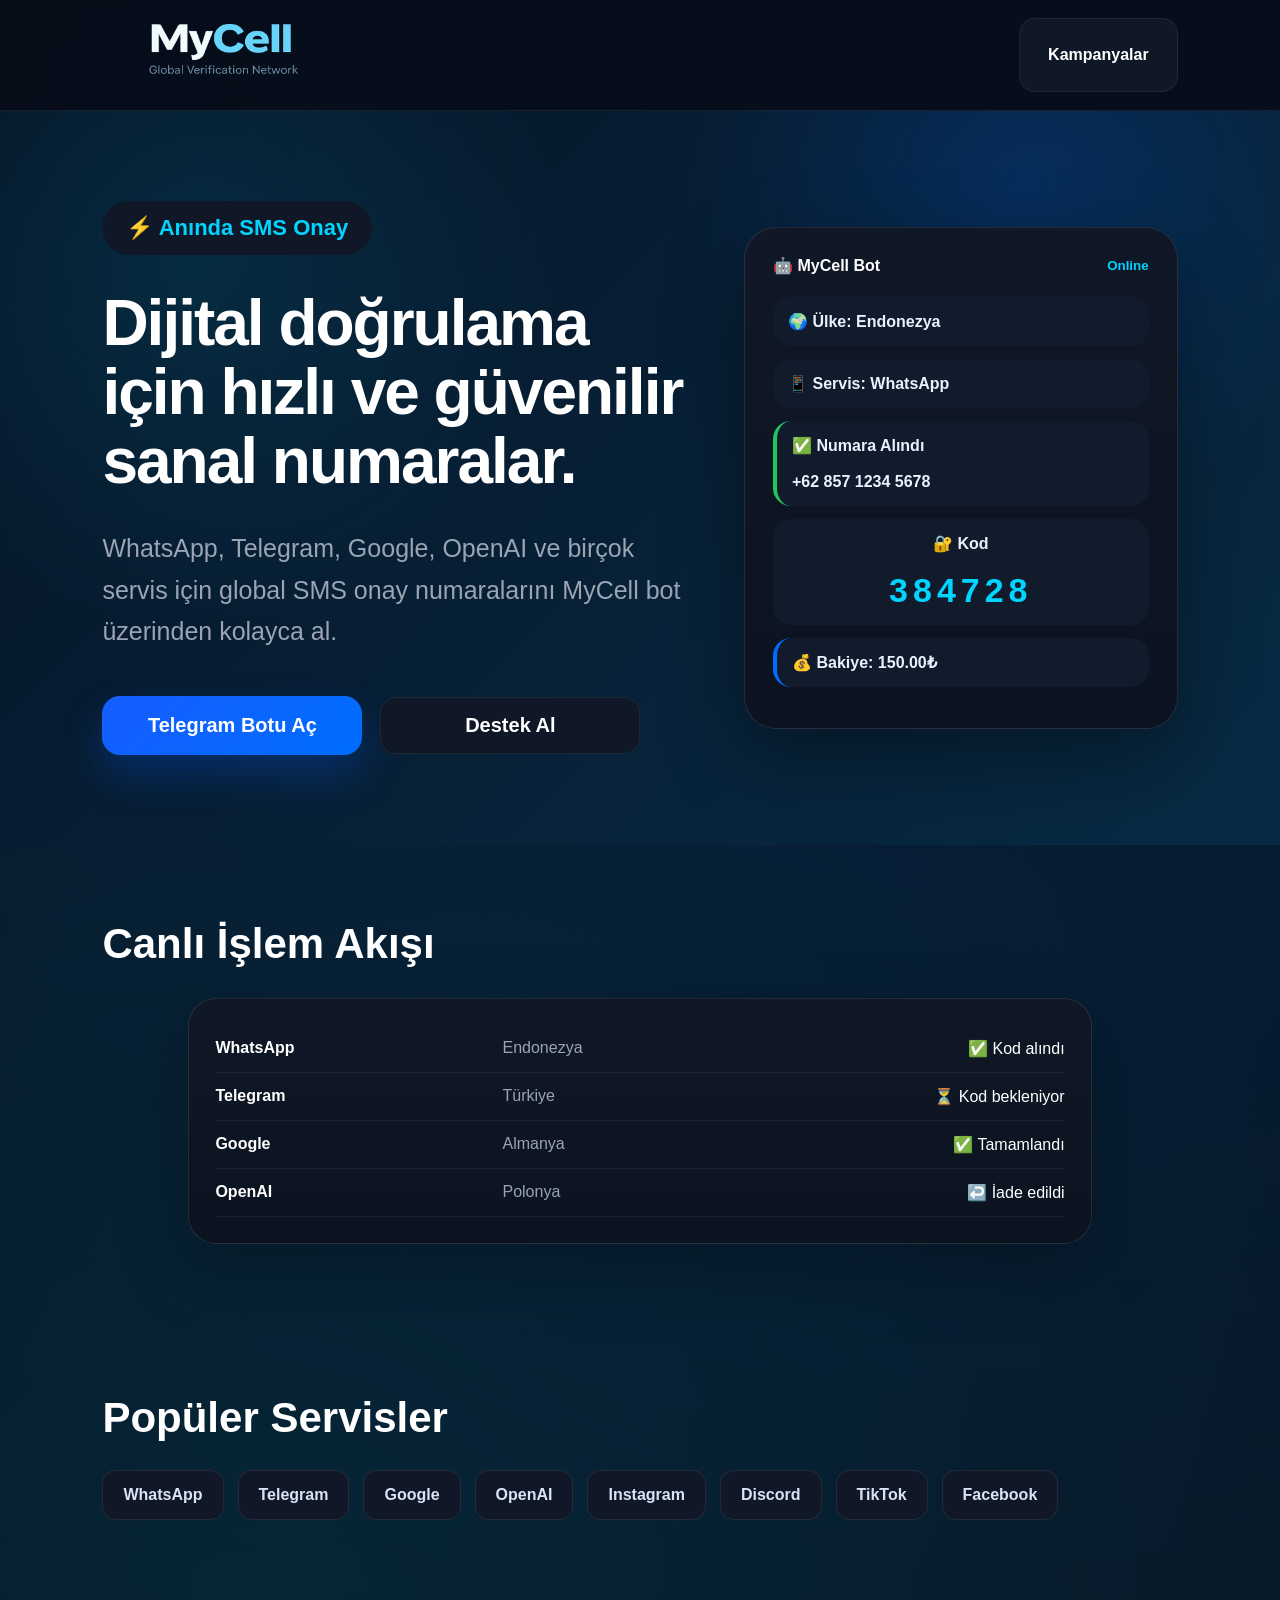
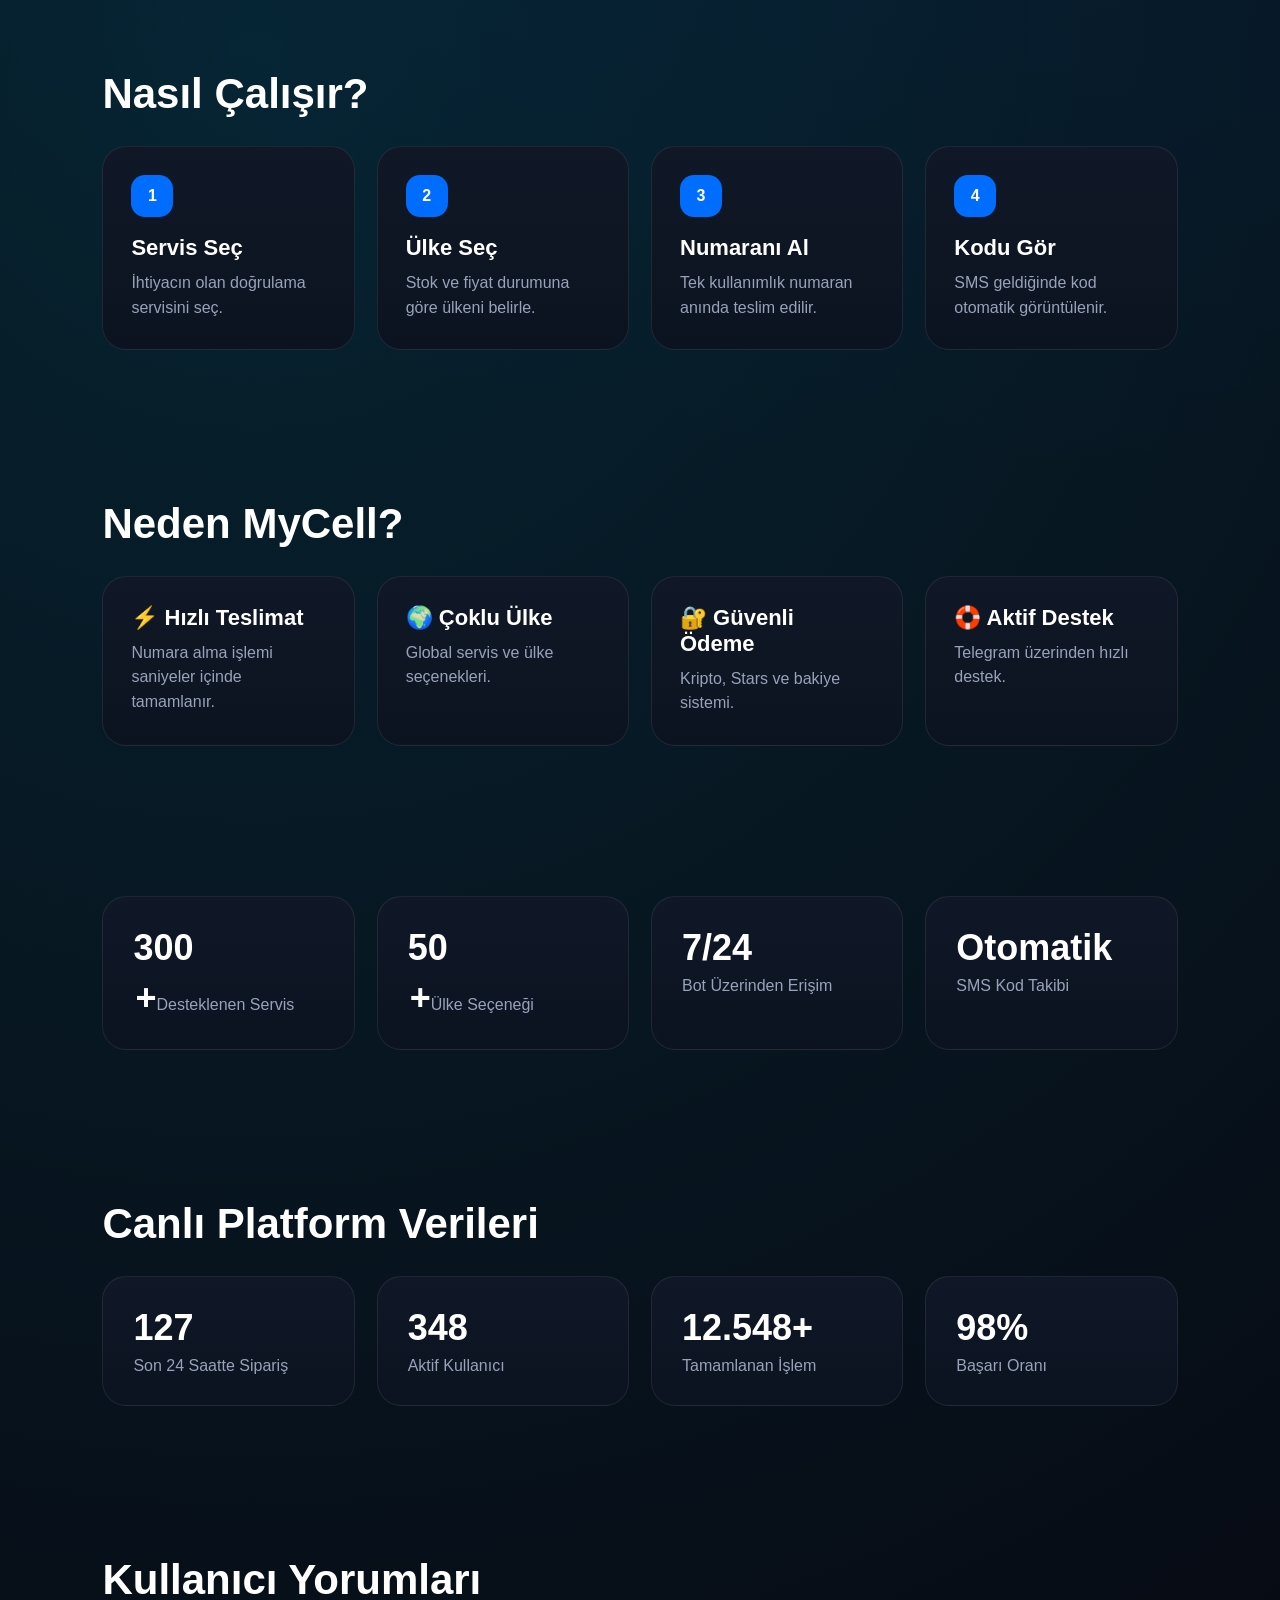
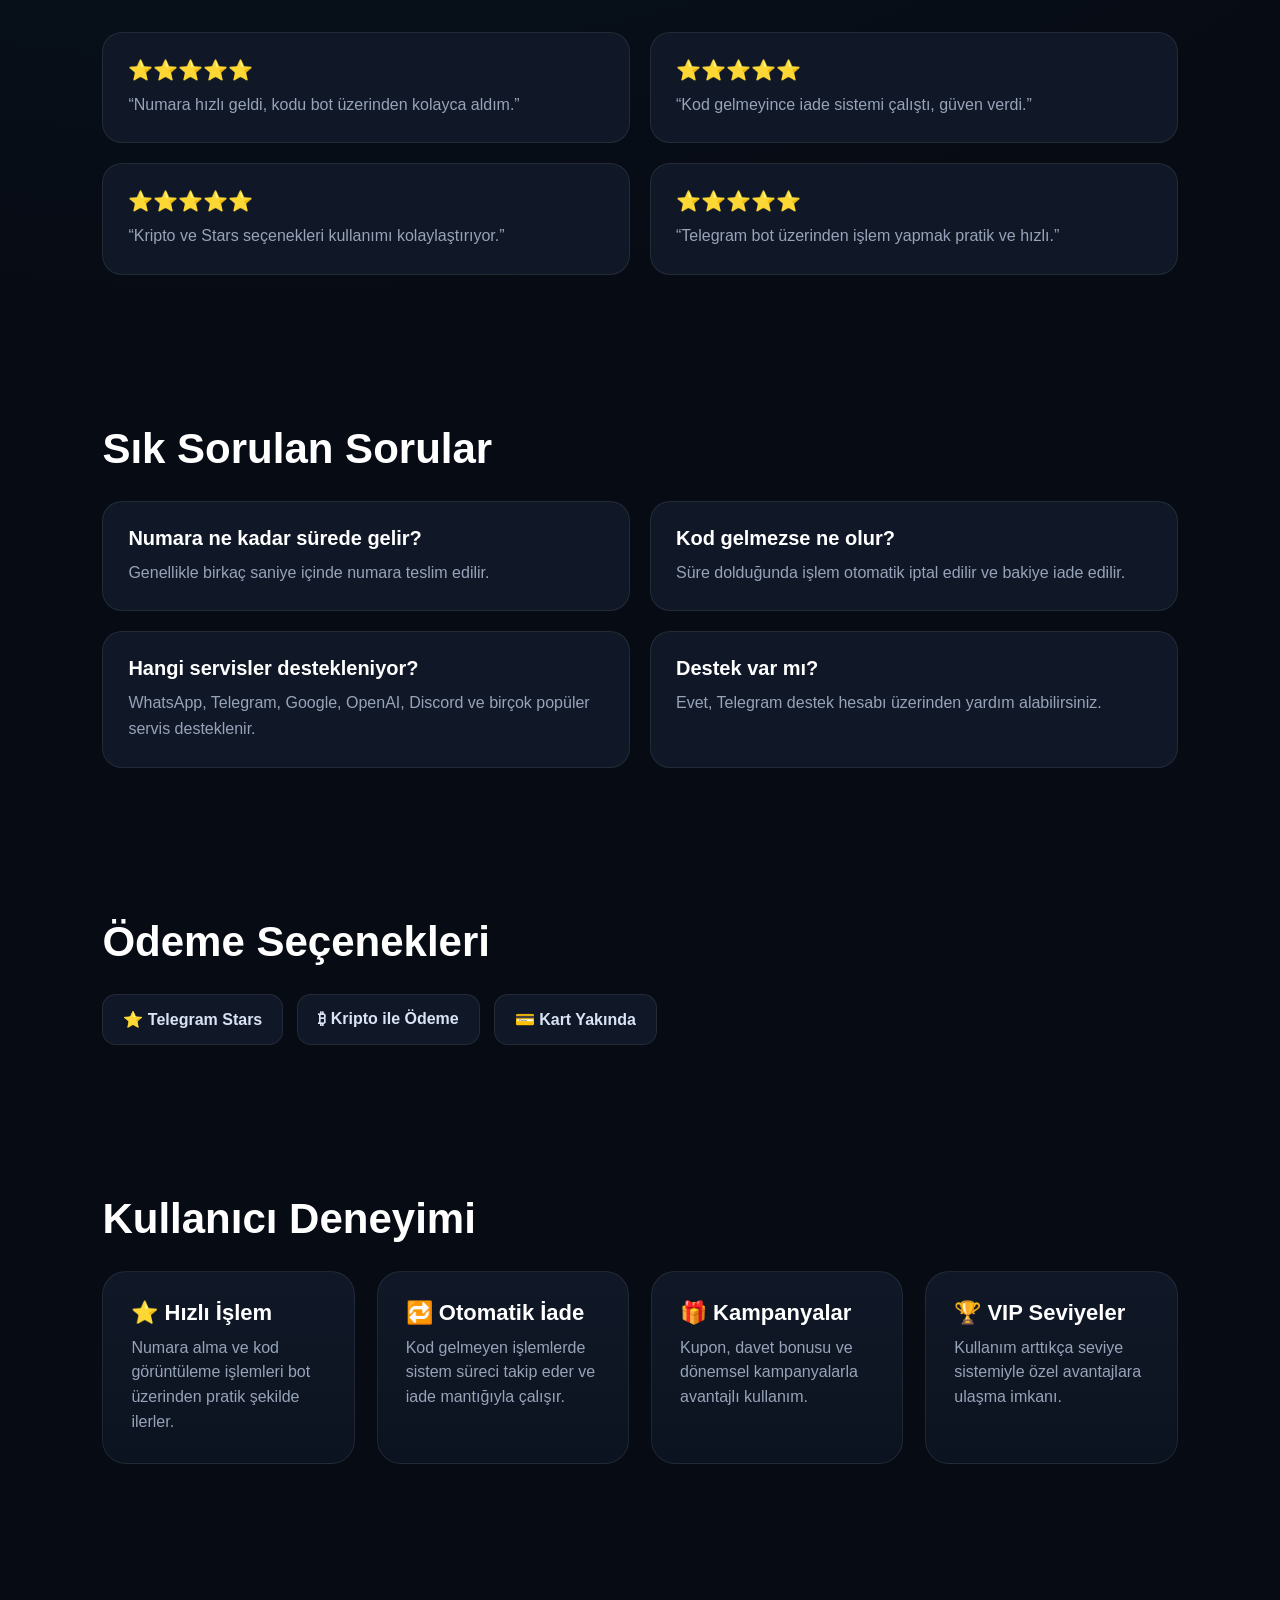
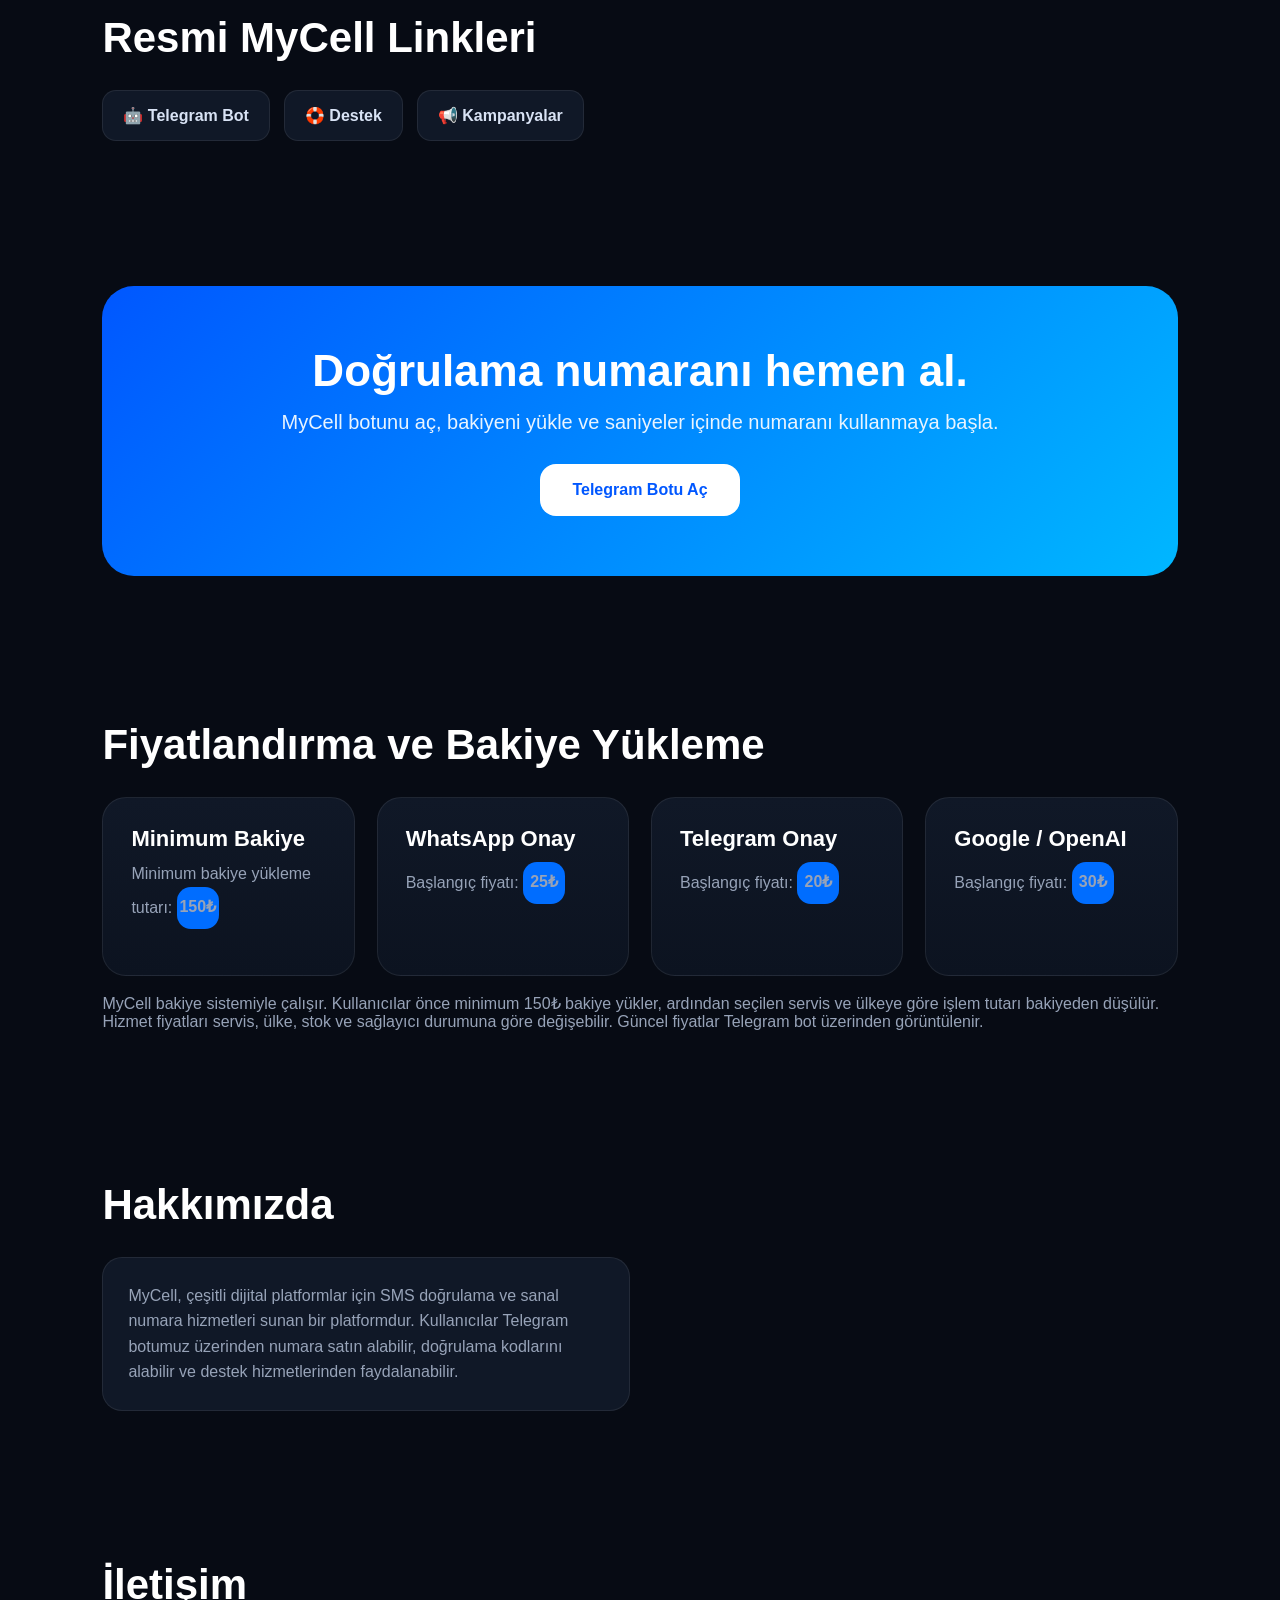
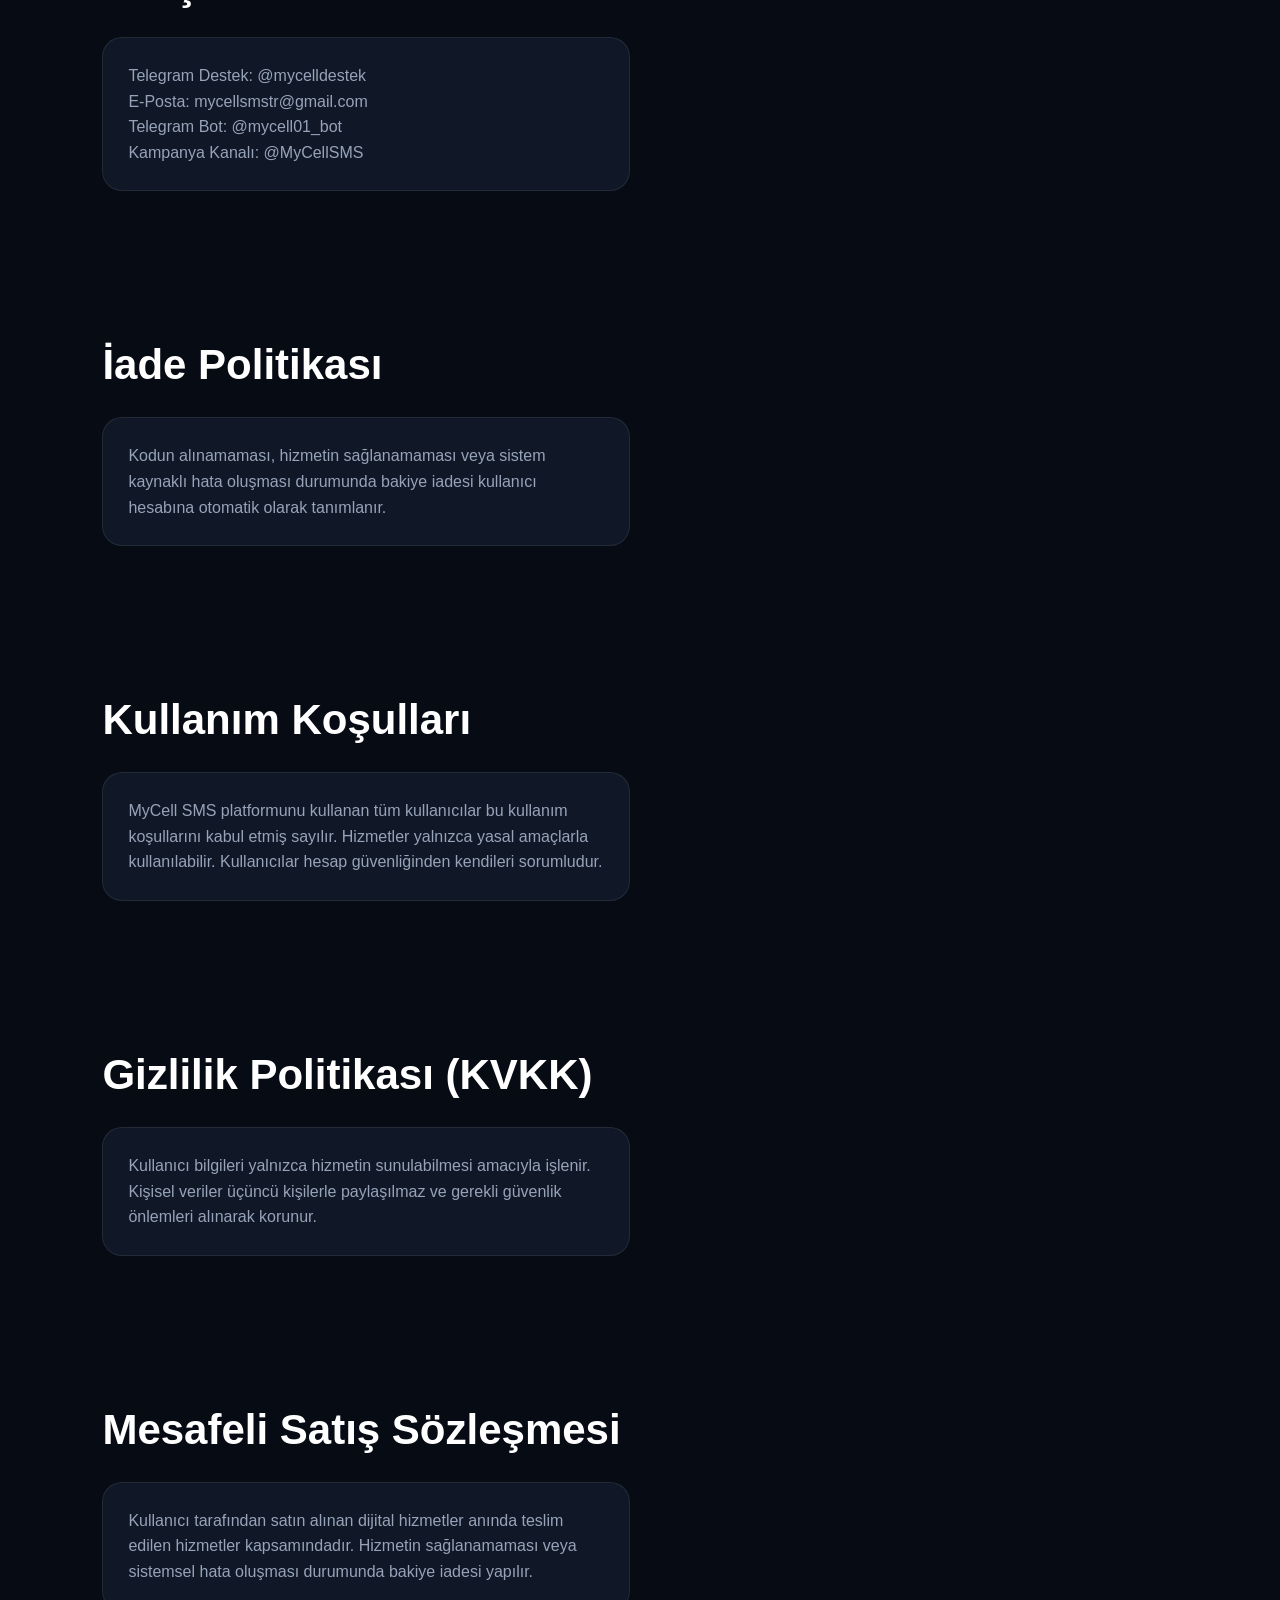
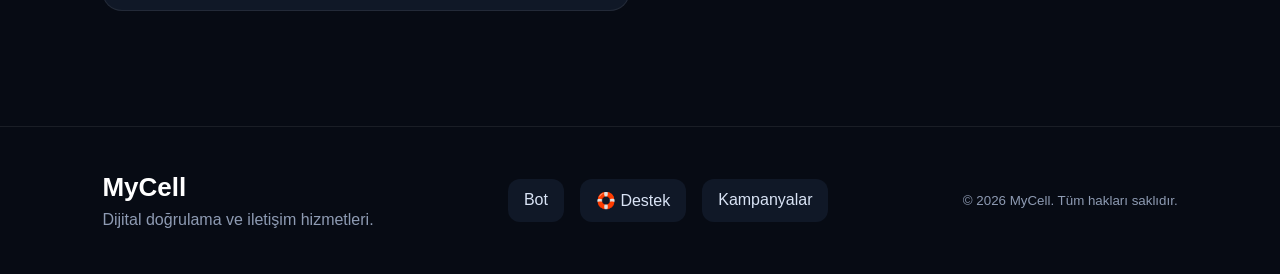
<file: index.html>
<!DOCTYPE html>
<html lang="tr">
<head>
  <meta charset="UTF-8">
  <meta name="viewport" content="width=device-width, initial-scale=1.0">
  <title>MyCell | SMS Onay ve Dijital Doğrulama</title>
  <meta name="description" content="MyCell ile WhatsApp, Telegram, Google, OpenAI ve birçok servis için hızlı SMS onay numaraları alın. Telegram bot üzerinden güvenli ve pratik doğrulama hizmeti.">
  <meta name="keywords" content="sms onay, sanal numara, whatsapp onay, telegram onay, doğrulama numarası, MyCell">
  <meta property="og:title" content="MyCell | SMS Onay ve Dijital Doğrulama">
  <meta property="og:description" content="Global SMS onay numaraları, otomatik kod takibi ve Telegram bot üzerinden hızlı kullanım.">
  <meta property="og:type" content="website">
  <meta name="theme-color" content="#07111c">
  <link rel="icon" type="image/png" href="favicon.png">
  <link rel="stylesheet" href="style.css?v=10">
</head>
<body>
  <header class="navbar">
    <div class="brand">
      <img src="logo-cropped.png" class="navbar-logo" alt="MyCell Logo">
    </div>
    <a class="nav-btn" href="https://t.me/MyCellSMS" target="_blank">Kampanyalar</a>
  </header>

  
<main class="hero">
  <section class="hero-text">
    <div class="badge">⚡ Anında SMS Onay</div>
    <h1>Dijital doğrulama için hızlı ve güvenilir sanal numaralar.</h1>
    <p>WhatsApp, Telegram, Google, OpenAI ve birçok servis için global SMS onay numaralarını MyCell bot üzerinden kolayca al.</p>

    <div class="actions">
      <a class="primary" href="https://t.me/mycell01_bot" target="_blank">Telegram Botu Aç</a>
      <a class="secondary" href="https://t.me/mycelldestek" target="_blank">Destek Al</a>
    </div>
  </section>

  <section class="bot-mockup">
    <div class="mockup-header">
      <span>🤖 MyCell Bot</span>
      <small>Online</small>
    </div>

    <div class="msg">🌍 Ülke: Endonezya</div>
    <div class="msg">📱 Servis: WhatsApp</div>

    <div class="msg success">
      ✅ Numara Alındı<br><br>
      <strong>+62 857 1234 5678</strong>
    </div>

    <div class="msg code">
      🔐 Kod<br><br>
      <strong>384728</strong>
    </div>

    <div class="msg balance">💰 Bakiye: 150.00₺</div>
  </section>
</main>


  
<section class="section">
  <h2>Canlı İşlem Akışı</h2>
  <div class="live-card">
    <div class="live-row"><b>WhatsApp</b><span>Endonezya</span><em>✅ Kod alındı</em></div>
    <div class="live-row"><b>Telegram</b><span>Türkiye</span><em>⏳ Kod bekleniyor</em></div>
    <div class="live-row"><b>Google</b><span>Almanya</span><em>✅ Tamamlandı</em></div>
    <div class="live-row"><b>OpenAI</b><span>Polonya</span><em>↩️ İade edildi</em></div>
  </div>
</section>

<section class="section">
    <h2>Popüler Servisler</h2>
    <div class="services">
      <span>WhatsApp</span><span>Telegram</span><span>Google</span><span>OpenAI</span>
      <span>Instagram</span><span>Discord</span><span>TikTok</span><span>Facebook</span>
    </div>
  </section>

  <section class="section">
    <h2>Nasıl Çalışır?</h2>
    <div class="steps">
      <div><b>1</b><h4>Servis Seç</h4><p>İhtiyacın olan doğrulama servisini seç.</p></div>
      <div><b>2</b><h4>Ülke Seç</h4><p>Stok ve fiyat durumuna göre ülkeni belirle.</p></div>
      <div><b>3</b><h4>Numaranı Al</h4><p>Tek kullanımlık numaran anında teslim edilir.</p></div>
      <div><b>4</b><h4>Kodu Gör</h4><p>SMS geldiğinde kod otomatik görüntülenir.</p></div>
    </div>
  </section>

  <section class="section">
    <h2>Neden MyCell?</h2>
    <div class="steps">
      <div><h4>⚡ Hızlı Teslimat</h4><p>Numara alma işlemi saniyeler içinde tamamlanır.</p></div>
      <div><h4>🌍 Çoklu Ülke</h4><p>Global servis ve ülke seçenekleri.</p></div>
      <div><h4>🔐 Güvenli Ödeme</h4><p>Kripto, Stars ve bakiye sistemi.</p></div>
      <div><h4>🛟 Aktif Destek</h4><p>Telegram üzerinden hızlı destek.</p></div>
    </div>
  </section>

  
<section class="section">
  <div class="stats-grid">
    <div><strong class="counter" data-target="300">0</strong><b>+</b><span>Desteklenen Servis</span></div>
    <div><strong class="counter" data-target="50">0</strong><b>+</b><span>Ülke Seçeneği</span></div>
    <div><strong>7/24</strong><span>Bot Üzerinden Erişim</span></div>
    <div><strong>Otomatik</strong><span>SMS Kod Takibi</span></div>
  </div>
</section>


<section class="section">
  <h2>Canlı Platform Verileri</h2>
  <div class="stats-grid">
    <div><strong>127</strong><span>Son 24 Saatte Sipariş</span></div>
    <div><strong>348</strong><span>Aktif Kullanıcı</span></div>
    <div><strong>12.548+</strong><span>Tamamlanan İşlem</span></div>
    <div><strong>98%</strong><span>Başarı Oranı</span></div>
  </div>
</section>


<section class="section">
  <h2>Kullanıcı Yorumları</h2>
  <div class="faq">
    <div><h4>⭐⭐⭐⭐⭐</h4><p>“Numara hızlı geldi, kodu bot üzerinden kolayca aldım.”</p></div>
    <div><h4>⭐⭐⭐⭐⭐</h4><p>“Kod gelmeyince iade sistemi çalıştı, güven verdi.”</p></div>
    <div><h4>⭐⭐⭐⭐⭐</h4><p>“Kripto ve Stars seçenekleri kullanımı kolaylaştırıyor.”</p></div>
    <div><h4>⭐⭐⭐⭐⭐</h4><p>“Telegram bot üzerinden işlem yapmak pratik ve hızlı.”</p></div>
  </div>
</section>

<section class="section">
  <h2>Sık Sorulan Sorular</h2>
  <div class="faq">
    <div><h4>Numara ne kadar sürede gelir?</h4><p>Genellikle birkaç saniye içinde numara teslim edilir.</p></div>
    <div><h4>Kod gelmezse ne olur?</h4><p>Süre dolduğunda işlem otomatik iptal edilir ve bakiye iade edilir.</p></div>
    <div><h4>Hangi servisler destekleniyor?</h4><p>WhatsApp, Telegram, Google, OpenAI, Discord ve birçok popüler servis desteklenir.</p></div>
    <div><h4>Destek var mı?</h4><p>Evet, Telegram destek hesabı üzerinden yardım alabilirsiniz.</p></div>
  </div>
</section>


<section class="section">
  <h2>Ödeme Seçenekleri</h2>
  <div class="services payment-links">
    <a href="https://t.me/mycell01_bot" target="_blank">⭐ Telegram Stars</a>
    <a href="https://t.me/mycell01_bot" target="_blank">₿ Kripto ile Ödeme</a>
    <a href="https://t.me/mycell01_bot" target="_blank">💳 Kart Yakında</a>
  </div>
</section>


<section class="section">
  <h2>Kullanıcı Deneyimi</h2>
  <div class="steps">
    <div><h4>⭐ Hızlı İşlem</h4><p>Numara alma ve kod görüntüleme işlemleri bot üzerinden pratik şekilde ilerler.</p></div>
    <div><h4>🔁 Otomatik İade</h4><p>Kod gelmeyen işlemlerde sistem süreci takip eder ve iade mantığıyla çalışır.</p></div>
    <div><h4>🎁 Kampanyalar</h4><p>Kupon, davet bonusu ve dönemsel kampanyalarla avantajlı kullanım.</p></div>
    <div><h4>🏆 VIP Seviyeler</h4><p>Kullanım arttıkça seviye sistemiyle özel avantajlara ulaşma imkanı.</p></div>
  </div>
</section>


<section class="section">
  <h2>Resmi MyCell Linkleri</h2>
  <div class="services payment-links">
    <a href="https://t.me/mycell01_bot" target="_blank">🤖 Telegram Bot</a>
    <a href="https://t.me/mycelldestek" target="_blank">🛟 Destek</a>
    <a href="https://t.me/MyCellSMS" target="_blank">📢 Kampanyalar</a>
  </div>
</section>

<section class="cta">
  <h2>Doğrulama numaranı hemen al.</h2>
  <p>MyCell botunu aç, bakiyeni yükle ve saniyeler içinde numaranı kullanmaya başla.</p>
  <a href="https://t.me/mycell01_bot" target="_blank">Telegram Botu Aç</a>
</section>






<section class="section">
  <h2>Fiyatlandırma ve Bakiye Yükleme</h2>
  <div class="steps">
    <div><h4>Minimum Bakiye</h4><p>Minimum bakiye yükleme tutarı: <b>150₺</b></p></div>
    <div><h4>WhatsApp Onay</h4><p>Başlangıç fiyatı: <b>25₺</b></p></div>
    <div><h4>Telegram Onay</h4><p>Başlangıç fiyatı: <b>20₺</b></p></div>
    <div><h4>Google / OpenAI</h4><p>Başlangıç fiyatı: <b>30₺</b></p></div>
  </div>
  <p style="color:#97a3b8;margin-top:18px;">
    MyCell bakiye sistemiyle çalışır. Kullanıcılar önce minimum 150₺ bakiye yükler, ardından seçilen servis ve ülkeye göre işlem tutarı bakiyeden düşülür.
    Hizmet fiyatları servis, ülke, stok ve sağlayıcı durumuna göre değişebilir. Güncel fiyatlar Telegram bot üzerinden görüntülenir.
  </p>
</section>



<section class="section">
  <h2>Hakkımızda</h2>
  <div class="faq">
    <div>
      <p>
      MyCell, çeşitli dijital platformlar için SMS doğrulama ve sanal numara hizmetleri sunan bir platformdur.
      Kullanıcılar Telegram botumuz üzerinden numara satın alabilir, doğrulama kodlarını alabilir ve destek hizmetlerinden faydalanabilir.
      </p>
    </div>
  </div>
</section>

<section class="section">
  <h2>İletişim</h2>
  <div class="faq">
    <div>
      <p>Telegram Destek: @mycelldestek</p><p>E-Posta: mycellsmstr@gmail.com</p>
      <p>Telegram Bot: @mycell01_bot</p>
      <p>Kampanya Kanalı: @MyCellSMS</p>
    </div>
  </div>
</section>

<section class="section">
  <h2>İade Politikası</h2>
  <div class="faq">
    <div>
      <p>
      Kodun alınamaması, hizmetin sağlanamaması veya sistem kaynaklı hata oluşması durumunda
      bakiye iadesi kullanıcı hesabına otomatik olarak tanımlanır.
      </p>
    </div>
  </div>
</section>


<section class="section">
  <h2>Kullanım Koşulları</h2>
  <div class="faq">
    <div>
      <p>MyCell SMS platformunu kullanan tüm kullanıcılar bu kullanım koşullarını kabul etmiş sayılır. Hizmetler yalnızca yasal amaçlarla kullanılabilir. Kullanıcılar hesap güvenliğinden kendileri sorumludur.</p>
    </div>
  </div>
</section>

<section class="section">
  <h2>Gizlilik Politikası (KVKK)</h2>
  <div class="faq">
    <div>
      <p>Kullanıcı bilgileri yalnızca hizmetin sunulabilmesi amacıyla işlenir. Kişisel veriler üçüncü kişilerle paylaşılmaz ve gerekli güvenlik önlemleri alınarak korunur.</p>
    </div>
  </div>
</section>

<section class="section">
  <h2>Mesafeli Satış Sözleşmesi</h2>
  <div class="faq">
    <div>
      <p>Kullanıcı tarafından satın alınan dijital hizmetler anında teslim edilen hizmetler kapsamındadır. Hizmetin sağlanamaması veya sistemsel hata oluşması durumunda bakiye iadesi yapılır.</p>
    </div>
  </div>
</section>

<footer class="footer">
  <div>
    <strong>MyCell</strong>
    <p>Dijital doğrulama ve iletişim hizmetleri.</p>
  </div>

  <div class="footer-links">
    <a href="https://t.me/mycell01_bot" target="_blank">Bot</a>
    <a href="https://t.me/mycelldestek" target="_blank">🛟 Destek</a>
    <a href="https://t.me/MyCellSMS" target="_blank">Kampanyalar</a>
  </div>

  <small>© 2026 MyCell. Tüm hakları saklıdır.</small>
</footer>

  <script src="script.js"></script>
</body>
</html>
</file>
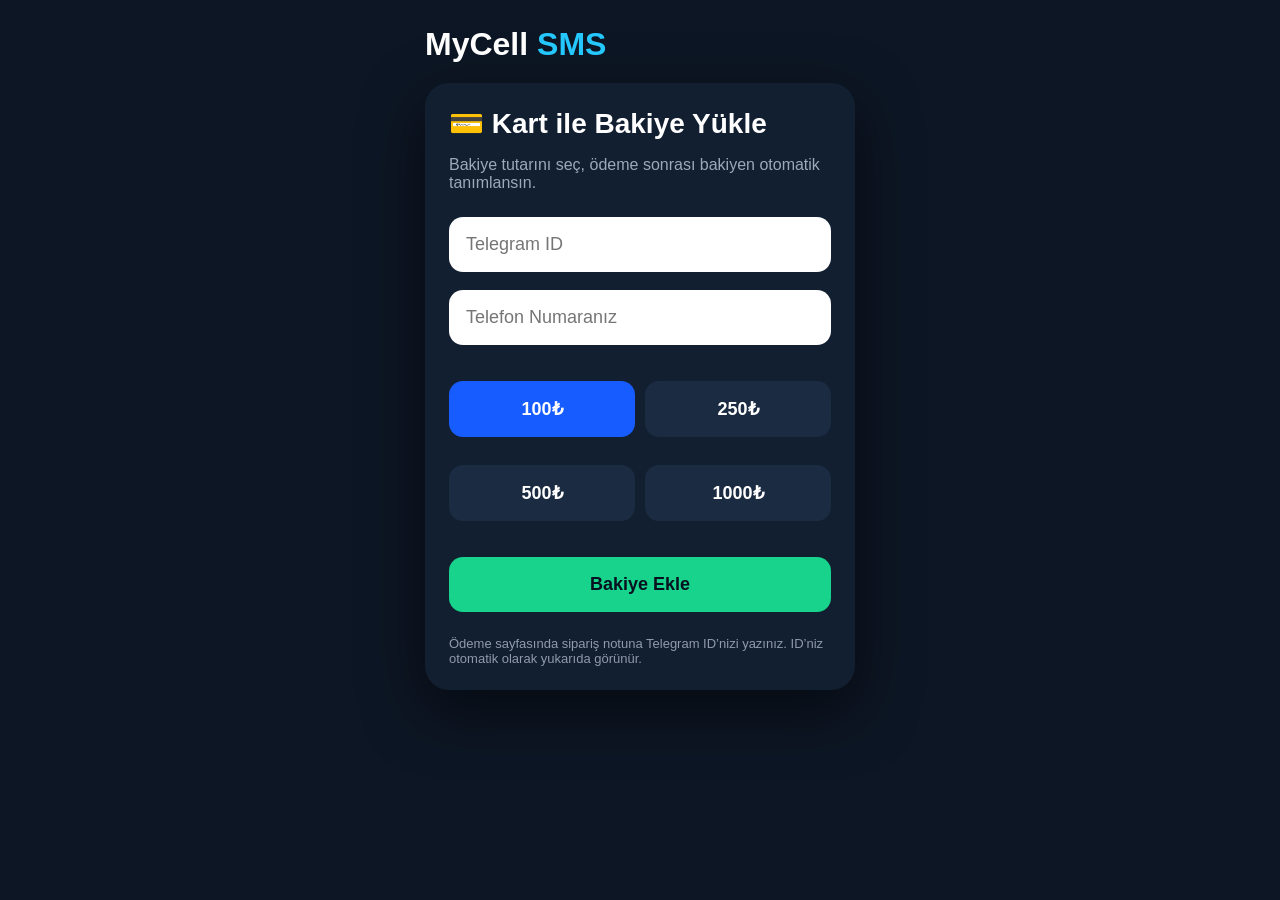
<file: pay.html>
<!DOCTYPE html>
<html lang="tr">
<head>
<meta charset="UTF-8">
<meta name="viewport" content="width=device-width, initial-scale=1.0">
<title>MyCell SMS | Kart ile Bakiye</title>
<style>
body{margin:0;font-family:Arial;background:#0d1624;color:white}
.box{max-width:430px;margin:0 auto;padding:26px}
.card{background:#121f31;border-radius:24px;padding:24px;box-shadow:0 20px 60px #0008}
h1{font-size:28px;margin:0 0 10px}
p{color:#9ca9bb}
input,button{width:100%;box-sizing:border-box;border:0;border-radius:14px;padding:17px;font-size:18px;margin:9px 0}
input{background:#fff;color:#111}
.amounts{display:grid;grid-template-columns:1fr 1fr;gap:10px;margin:18px 0}
.amounts button{background:#1b2b42;color:white;font-weight:bold}
.amounts button.active{background:#175cff}
.pay{background:#18d38b;color:#07111f;font-weight:bold}
.note{font-size:13px;color:#8f9bad;margin-top:15px}
.logo{font-size:32px;font-weight:900;margin-bottom:20px}
.logo span{color:#25c7ff}
</style>
</head>
<body>
<div class="box">
  <div class="logo">MyCell <span>SMS</span></div>
  <div class="card">
    <h1>💳 Kart ile Bakiye Yükle</h1>
    <p>Bakiye tutarını seç, ödeme sonrası bakiyen otomatik tanımlansın.</p>

    <input id="tgid" placeholder="Telegram ID" readonly>
    <input id="phone" placeholder="Telefon Numaranız">

    <div class="amounts">
      <button onclick="selectAmount(100,this)">100₺</button>
      <button onclick="selectAmount(250,this)">250₺</button>
      <button onclick="selectAmount(500,this)">500₺</button>
      <button onclick="selectAmount(1000,this)">1000₺</button>
    </div>

    <button class="pay" onclick="goPay()">Bakiye Ekle</button>

    <div class="note">
      Ödeme sayfasında sipariş notuna Telegram ID’nizi yazınız.
      ID’niz otomatik olarak yukarıda görünür.
    </div>
  </div>
</div>

<script>
const links = {
  100:"https://www.shopier.com/MyCellSMS/47680697",
  250:"https://www.shopier.com/MyCellSMS/47680767",
  500:"https://www.shopier.com/MyCellSMS/47680804",
  1000:"https://www.shopier.com/MyCellSMS/47680836"
};
let selected = 100;
const params = new URLSearchParams(location.search);
document.getElementById("tgid").value = params.get("uid") || "";

function selectAmount(amount,btn){
  selected = amount;
  document.querySelectorAll(".amounts button").forEach(b=>b.classList.remove("active"));
  btn.classList.add("active");
}
document.querySelector(".amounts button").classList.add("active");

function goPay(){
  location.href = links[selected];
}
</script>
</body>
</html>
</file>
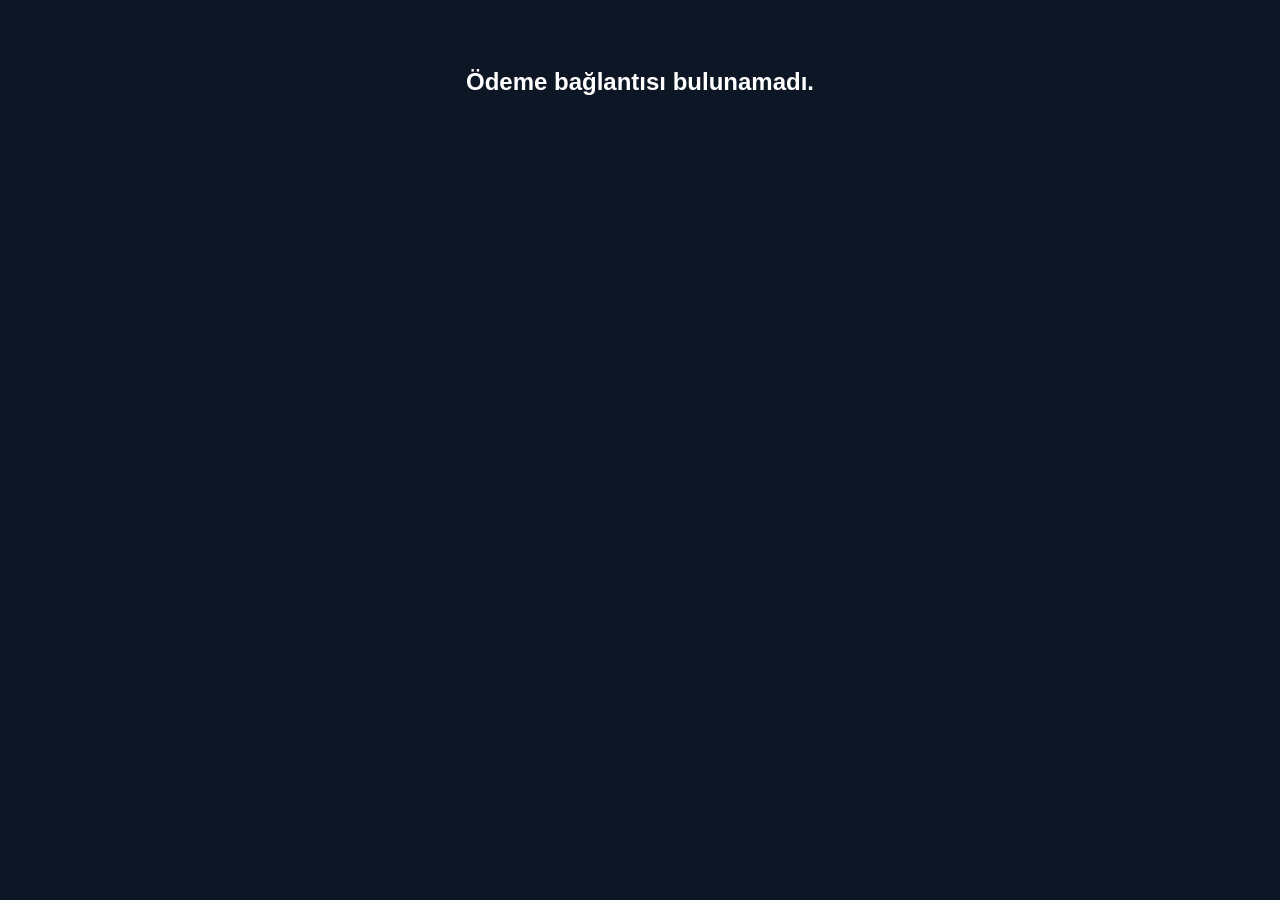
<file: stripe-redirect.html>
<!doctype html>
<html>
<head>
<meta charset="utf-8">
<meta name="viewport" content="width=device-width, initial-scale=1">
<title>MyCell Ödeme</title>
</head>
<body style="font-family:Arial;background:#0d1624;color:white;text-align:center;padding:40px;">
<h2>Ödeme ekranına yönlendiriliyorsunuz...</h2>
<p>Lütfen bekleyin.</p>

<script>
const p = new URLSearchParams(location.search);
const to = p.get("to");

if (to) {
  location.replace(decodeURIComponent(to));
} else {
  document.body.innerHTML = "<h2>Ödeme bağlantısı bulunamadı.</h2>";
}
</script>
</body>
</html>
</file>
<file: style.css>
*{
  margin:0;
  padding:0;
  box-sizing:border-box;
}

body{
  background:
    radial-gradient(circle at 20% 20%, rgba(0,212,255,.12), transparent 28%),
    radial-gradient(circle at 80% 0%, rgba(0,102,255,.16), transparent 25%),
    #070b14;
  color:#fff;
  font-family:-apple-system,BlinkMacSystemFont,"Segoe UI",sans-serif;
}

.navbar{
  display:flex;
  justify-content:space-between;
  align-items:center;
  padding:34px 8%;
  border-bottom:1px solid rgba(255,255,255,.08);
  background:rgba(7,11,20,.75);
  backdrop-filter:blur(18px);
  position:sticky;
  top:0;
  z-index:10;
}

.brand{
  display:flex;
  align-items:center;
  gap:18px;
}

.logo{
  width:66px;
  height:66px;
  border-radius:20px;
  background:linear-gradient(135deg,#00d4ff,#0057ff);
  display:flex;
  align-items:center;
  justify-content:center;
  font-size:32px;
  font-weight:900;
  box-shadow:0 0 35px rgba(0,119,255,.35);
}

.brand strong{
  font-size:26px;
}

.brand span{
  display:block;
  color:#95a1b8;
  font-size:16px;
  margin-top:3px;
}

.nav-btn,.secondary{
  background:#101827;
  color:#fff;
  text-decoration:none;
  padding:16px 28px;
  border-radius:16px;
  font-weight:700;
  border:1px solid rgba(255,255,255,.06);
}

.hero{
  min-height:78vh;
  display:flex;
  align-items:center;
  padding:90px 8%;
}

.hero-text{
  max-width:900px;
}

.badge{
  display:inline-flex;
  padding:14px 24px;
  border-radius:999px;
  background:#101827;
  color:#00d4ff;
  font-size:22px;
  font-weight:800;
  margin-bottom:34px;
}

h1{
  font-size:64px;
  line-height:1.08;
  letter-spacing:-2px;
  max-width:950px;
  margin-bottom:32px;
}

.hero p{
  color:#9aa4b2;
  font-size:25px;
  line-height:1.65;
  max-width:980px;
}

.actions{
  display:flex;
  gap:20px;
  margin-top:44px;
}

.primary{
  background:linear-gradient(135deg,#165dff,#006dff);
  color:white;
  text-decoration:none;
  padding:18px 34px;
  border-radius:18px;
  font-size:20px;
  font-weight:800;
  box-shadow:0 20px 40px rgba(0,90,255,.25);
}

.secondary{
  font-size:20px;
}

.section{
  padding:75px 8%;
}

.section h2{
  font-size:42px;
  margin-bottom:28px;
}

.services{
  display:flex;
  flex-wrap:wrap;
  gap:14px;
}

.services span{
  background:#101827;
  border:1px solid rgba(255,255,255,.08);
  padding:15px 20px;
  border-radius:14px;
  color:#d9e3f5;
  font-weight:700;
}

.steps{
  display:grid;
  grid-template-columns:repeat(4,1fr);
  gap:22px;
}

.steps div{
  background:linear-gradient(180deg,#101827,#0c1320);
  border:1px solid rgba(255,255,255,.08);
  border-radius:24px;
  padding:28px;
  min-height:170px;
}

.steps b{
  display:inline-flex;
  width:42px;
  height:42px;
  align-items:center;
  justify-content:center;
  border-radius:14px;
  background:#006dff;
  margin-bottom:18px;
}

.steps h4{
  font-size:22px;
  margin-bottom:10px;
}

.steps p{
  color:#97a3b8;
  line-height:1.55;
}

footer{
  margin-top:40px;
  padding:40px 8%;
  color:#8792a8;
  border-top:1px solid rgba(255,255,255,.08);
}

@media(max-width:900px){
  .navbar{
    padding:22px;
  }

  .brand span{
    font-size:12px;
  }

  .nav-btn{
    padding:12px 16px;
  }

  .hero{
    padding:70px 22px;
  }

  h1{
    font-size:42px;
  }

  .hero p{
    font-size:18px;
  }

  .actions{
    flex-direction:column;
  }

  .section{
    padding:55px 22px;
  }

  .steps{
    grid-template-columns:1fr;
  }
}

.stats-grid{
  display:grid;
  grid-template-columns:repeat(4,1fr);
  gap:22px;
}

.stats-grid div{
  background:linear-gradient(180deg,#101827,#0b1220);
  border:1px solid rgba(255,255,255,.08);
  border-radius:24px;
  padding:30px;
}

.stats-grid strong{
  display:block;
  font-size:36px;
  margin-bottom:8px;
}

.stats-grid span{
  color:#97a3b8;
}

.faq{
  display:grid;
  grid-template-columns:1fr 1fr;
  gap:20px;
}

.faq div{
  background:#101827;
  border:1px solid rgba(255,255,255,.08);
  border-radius:20px;
  padding:25px;
}

.faq h4{
  margin-bottom:10px;
  font-size:20px;
}

.faq p{
  color:#97a3b8;
  line-height:1.6;
}

.cta{
  margin:70px 8%;
  padding:60px;
  border-radius:32px;
  background:linear-gradient(135deg,#0057ff,#00b7ff);
  text-align:center;
}

.cta h2{
  font-size:44px;
  margin-bottom:15px;
}

.cta p{
  color:#e8f4ff;
  font-size:20px;
  margin-bottom:30px;
}

.cta a{
  display:inline-block;
  background:#fff;
  color:#0057ff;
  text-decoration:none;
  padding:17px 32px;
  border-radius:16px;
  font-weight:900;
}

@media(max-width:900px){
  .stats-grid,.faq{
    grid-template-columns:1fr;
  }

  .cta{
    margin:40px 22px;
    padding:38px 24px;
  }

  .cta h2{
    font-size:32px;
  }
}

.logo-mark{
  padding:16px 22px;
  border-radius:18px;
  background:linear-gradient(135deg,#07111C,#0D1B2A);
  border:1px solid rgba(255,255,255,.12);
  color:#fff;
  font-size:24px;
  font-weight:900;
  letter-spacing:-.8px;
  box-shadow:0 0 35px rgba(0,119,255,.25);
}

.logo-wrap{
  display:flex;
  align-items:center;
  gap:14px;
  padding:10px 14px 10px 10px;
  border-radius:22px;
  background:linear-gradient(135deg,rgba(7,17,28,.95),rgba(13,27,42,.9));
  border:1px solid rgba(255,255,255,.12);
  box-shadow:0 0 35px rgba(0,119,255,.22);
}

.logo-icon{
  width:52px;
  height:52px;
  border-radius:16px;
  background:linear-gradient(135deg,#00d4ff,#0057ff);
  display:flex;
  align-items:center;
  justify-content:center;
  font-size:28px;
  font-weight:900;
  box-shadow:0 0 25px rgba(0,119,255,.4);
}

.logo-text strong{
  display:block;
  font-size:23px;
  line-height:1;
}

.logo-text small{
  display:block;
  color:#8e9bb3;
  font-size:12px;
  margin-top:5px;
}

.payment-links a{
  background:#101827;
  border:1px solid rgba(255,255,255,.08);
  padding:15px 20px;
  border-radius:14px;
  color:#d9e3f5;
  font-weight:800;
  text-decoration:none;
  transition:.2s ease;
}

.payment-links a:hover{
  transform:translateY(-2px);
  border-color:rgba(0,212,255,.45);
  color:#fff;
}

.site-logo{
  height:90px;
  width:auto;
  display:block;
}

@media(max-width:900px){
  .site-logo{
    height:52px;
  }
}

.brand-clean{
  gap:0;
}

.brand-clean .logo-mark{
  display:inline-block;
  padding:18px 34px;
  border-radius:24px;
  font-size:32px;
  font-weight:900;
}

.brand-subtitle{
  display:block;
  margin-top:10px;
  color:#8e9bb3;
  font-size:16px;
  letter-spacing:.2px;
}

.navbar-logo{
  height:80px;
  width:auto;
  display:block;
  object-fit:contain;
}

@media(max-width:900px){
  .navbar-logo{
    height:56px;
  }
}

.navbar-logo{
  height:120px !important;
  width:auto;
  display:block;
  object-fit:contain;
}

.navbar{
  min-height:150px;
}

@media(max-width:900px){
  .navbar-logo{
    height:82px !important;
  }

  .navbar{
    min-height:110px;
  }
}

.navbar-logo{
  height:170px !important;
  width:420px !important;
  object-fit:cover !important;
  object-position:center !important;
  border-radius:22px;
}

.navbar-logo{
  height:120px !important;
  width:320px !important;
  object-fit:contain !important;
  border-radius:20px;
}

.navbar{
  min-height:105px !important;
  padding:18px 8% !important;
}

.navbar-logo{
  height:86px !important;
  width:260px !important;
  object-fit:contain !important;
  border-radius:16px;
}

@media(max-width:900px){
  .navbar{
    min-height:82px !important;
    padding:14px 22px !important;
  }

  .navbar-logo{
    height:58px !important;
    width:180px !important;
  }
}

.navbar{
  align-items:center !important;
}

.brand{
  display:flex !important;
  align-items:center !important;
}

.navbar-logo{
  height:74px !important;
  width:250px !important;
  object-fit:contain !important;
  object-position:center !important;
  transform:translateY(6px);
}

.nav-btn{
  display:flex;
  align-items:center;
  justify-content:center;
  height:74px;
}

@media(max-width:900px){
  .navbar-logo{
    height:54px !important;
    width:180px !important;
    transform:translateY(4px);
  }

  .nav-btn{
    height:54px;
  }
}

.actions{
  display:flex !important;
  flex-direction:row !important;
  gap:18px;
  align-items:center;
}

.primary,
.secondary{
  width:auto !important;
  min-width:260px;
  text-align:center;
}

@media(max-width:900px){
  .actions{
    flex-direction:column !important;
  }
}

.trust-card{
  background:linear-gradient(180deg,#101827,#0b1320);
  border:1px solid rgba(255,255,255,.08);
  border-radius:28px;
  padding:28px;
  margin:40px 8%;
}

.trust-card h3{
  margin-bottom:20px;
}

.trust-item{
  padding:12px 0;
  border-bottom:1px solid rgba(255,255,255,.06);
}

.trust-item:last-child{
  border-bottom:none;
}

.footer{
  display:flex;
  justify-content:space-between;
  align-items:center;
  gap:25px;
  padding:45px 8%;
  border-top:1px solid rgba(255,255,255,.08);
  color:#8e9bb3;
}

.footer strong{
  color:white;
  font-size:26px;
}

.footer p{
  margin-top:8px;
}

.footer-links{
  display:flex;
  gap:16px;
}

.footer-links a{
  color:#d9e3f5;
  text-decoration:none;
  background:#101827;
  padding:12px 16px;
  border-radius:12px;
}

@media(max-width:900px){
  .footer{
    flex-direction:column;
    align-items:flex-start;
  }

  .footer-links{
    flex-wrap:wrap;
  }
}

a,
button,
.nav-btn,
.primary,
.secondary,
.services span,
.services a,
.steps div,
.stats-grid div,
.faq div,
.trust-card,
.trust-item{
  transition: all .25s ease;
}

.nav-btn:hover,
.primary:hover,
.secondary:hover,
.services span:hover,
.services a:hover,
.steps div:hover,
.stats-grid div:hover,
.faq div:hover,
.trust-card:hover{
  transform: translateY(-4px);
  border-color: rgba(0,212,255,.45);
  box-shadow: 0 18px 45px rgba(0,119,255,.16);
}

.primary:hover{
  box-shadow: 0 22px 55px rgba(0,119,255,.35);
}

.trust-item:hover{
  color:#fff;
  padding-left:8px;
}

.live-card{
  margin:30px 8% 0;
  background:linear-gradient(180deg,#101827,#0b1320);
  border:1px solid rgba(255,255,255,.08);
  border-radius:28px;
  padding:26px;
  box-shadow:0 25px 70px rgba(0,0,0,.25);
}

.live-head{
  display:flex;
  justify-content:space-between;
  align-items:center;
  margin-bottom:18px;
}

.live-head span{
  color:#00d4ff;
  font-weight:900;
}

.live-head small{
  color:#8e9bb3;
}

.live-row{
  display:grid;
  grid-template-columns:1fr 1fr 1fr;
  gap:12px;
  padding:14px 0;
  border-bottom:1px solid rgba(255,255,255,.06);
}

.live-row:last-child{
  border-bottom:none;
}

.live-row span{
  color:#9aa4b2;
}

.live-row em{
  font-style:normal;
  text-align:right;
}

@media(max-width:900px){
  .live-row{
    grid-template-columns:1fr;
  }

  .live-row em{
    text-align:left;
  }
}

.hero{
  display:grid !important;
  grid-template-columns:1.3fr .8fr;
  gap:50px;
  align-items:center;
}

.bot-mockup{
  background:linear-gradient(180deg,#101827,#0b1320);
  border:1px solid rgba(255,255,255,.08);
  border-radius:32px;
  padding:24px;
  box-shadow:0 30px 80px rgba(0,0,0,.35);
}

.mockup-header{
  display:flex;
  justify-content:space-between;
  margin-bottom:20px;
  font-weight:800;
}

.mockup-header small{
  color:#00d4ff;
}

.msg{
  background:#111b2b;
  border-radius:18px;
  padding:14px;
  margin-bottom:12px;
}

.success{
  border-left:4px solid #22c55e;
}

.code strong{
  font-size:32px;
  letter-spacing:4px;
}

.balance{
  border-left:4px solid #006dff;
}

@media(max-width:900px){
  .hero{
    grid-template-columns:1fr !important;
  }
}

.hero{
  display:grid !important;
  grid-template-columns:1.2fr .8fr !important;
  gap:55px !important;
  align-items:center !important;
}

.bot-mockup{
  background:linear-gradient(180deg,#101827,#0b1320);
  border:1px solid rgba(255,255,255,.08);
  border-radius:32px;
  padding:28px;
  box-shadow:0 30px 80px rgba(0,0,0,.35);
}

.mockup-header{
  display:flex;
  justify-content:space-between;
  align-items:center;
  margin-bottom:22px;
  font-weight:900;
}

.mockup-header small{
  color:#00d4ff;
}

.msg{
  background:#111b2b;
  border-radius:18px;
  padding:15px;
  margin-bottom:13px;
  color:#eaf2ff;
}

.msg.success{
  border-left:4px solid #22c55e;
}

.msg.code strong{
  font-size:34px;
  letter-spacing:5px;
  color:#00d4ff;
}

.msg.balance{
  border-left:4px solid #006dff;
}

@media(max-width:900px){
  .hero{
    grid-template-columns:1fr !important;
  }
}

.bot-mockup{
  background:linear-gradient(180deg,#101827,#0b1320) !important;
  border:1px solid rgba(255,255,255,.08);
  border-radius:32px;
  padding:28px;
  box-shadow:0 30px 80px rgba(0,0,0,.35);
}

.mockup-header{
  display:flex;
  justify-content:space-between;
  align-items:center;
  margin-bottom:22px;
  font-weight:900;
  color:#fff;
}

.mockup-header small{
  color:#00d4ff;
}

.msg{
  background:#111b2b !important;
  border-radius:18px;
  padding:15px;
  margin-bottom:13px;
  color:#eaf2ff;
  font-weight:600;
}

.msg.success{
  border-left:4px solid #22c55e;
}

.msg.code{
  text-align:center;
}

.msg.code strong{
  font-size:34px;
  letter-spacing:5px;
  color:#00d4ff;
}

.msg.balance{
  border-left:4px solid #006dff;
}

.hero{
  min-height:78vh !important;
  display:grid !important;
  grid-template-columns:1.15fr .85fr !important;
  gap:55px !important;
  align-items:center !important;
  padding:90px 8% !important;
  background:
    radial-gradient(circle at 15% 20%, rgba(0,212,255,.10), transparent 30%),
    radial-gradient(circle at 80% 10%, rgba(0,102,255,.18), transparent 28%),
    linear-gradient(135deg,#061426,#082b45) !important;
}

.hero-text{
  max-width:850px !important;
}

.bot-mockup{
  width:100% !important;
  background:linear-gradient(180deg,#101827,#0b1320) !important;
  border:1px solid rgba(255,255,255,.10) !important;
  border-radius:32px !important;
  padding:28px !important;
  box-shadow:0 30px 80px rgba(0,0,0,.38) !important;
}

.live-card{
  background:linear-gradient(180deg,#101827,#0b1320) !important;
  border:1px solid rgba(255,255,255,.10) !important;
  border-radius:28px !important;
  padding:26px !important;
}

.live-row{
  display:grid !important;
  grid-template-columns:1fr 1fr 1fr !important;
  gap:12px !important;
  padding:14px 0 !important;
  border-bottom:1px solid rgba(255,255,255,.06) !important;
}

@media(max-width:900px){
  .hero{
    grid-template-columns:1fr !important;
  }
}

.stats-grid b{
  font-size:36px;
  margin-left:2px;
}
</file>
